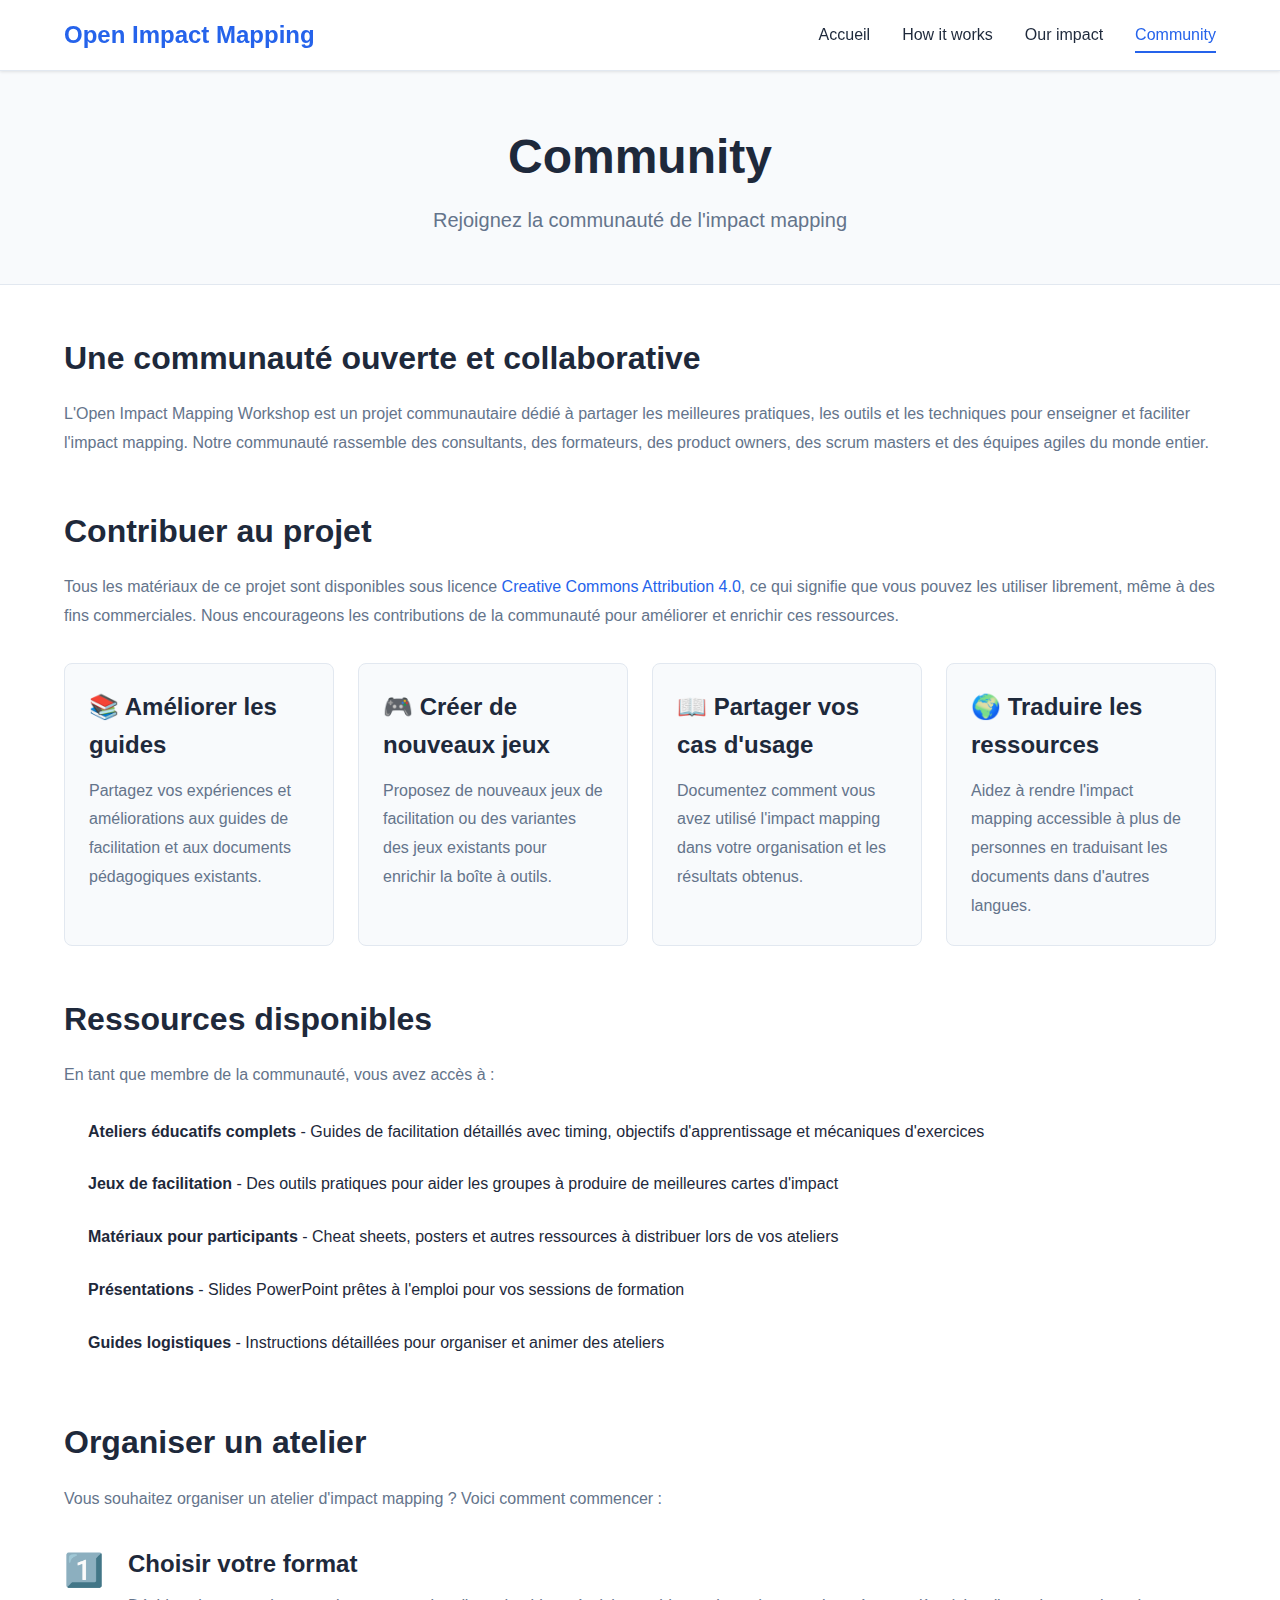
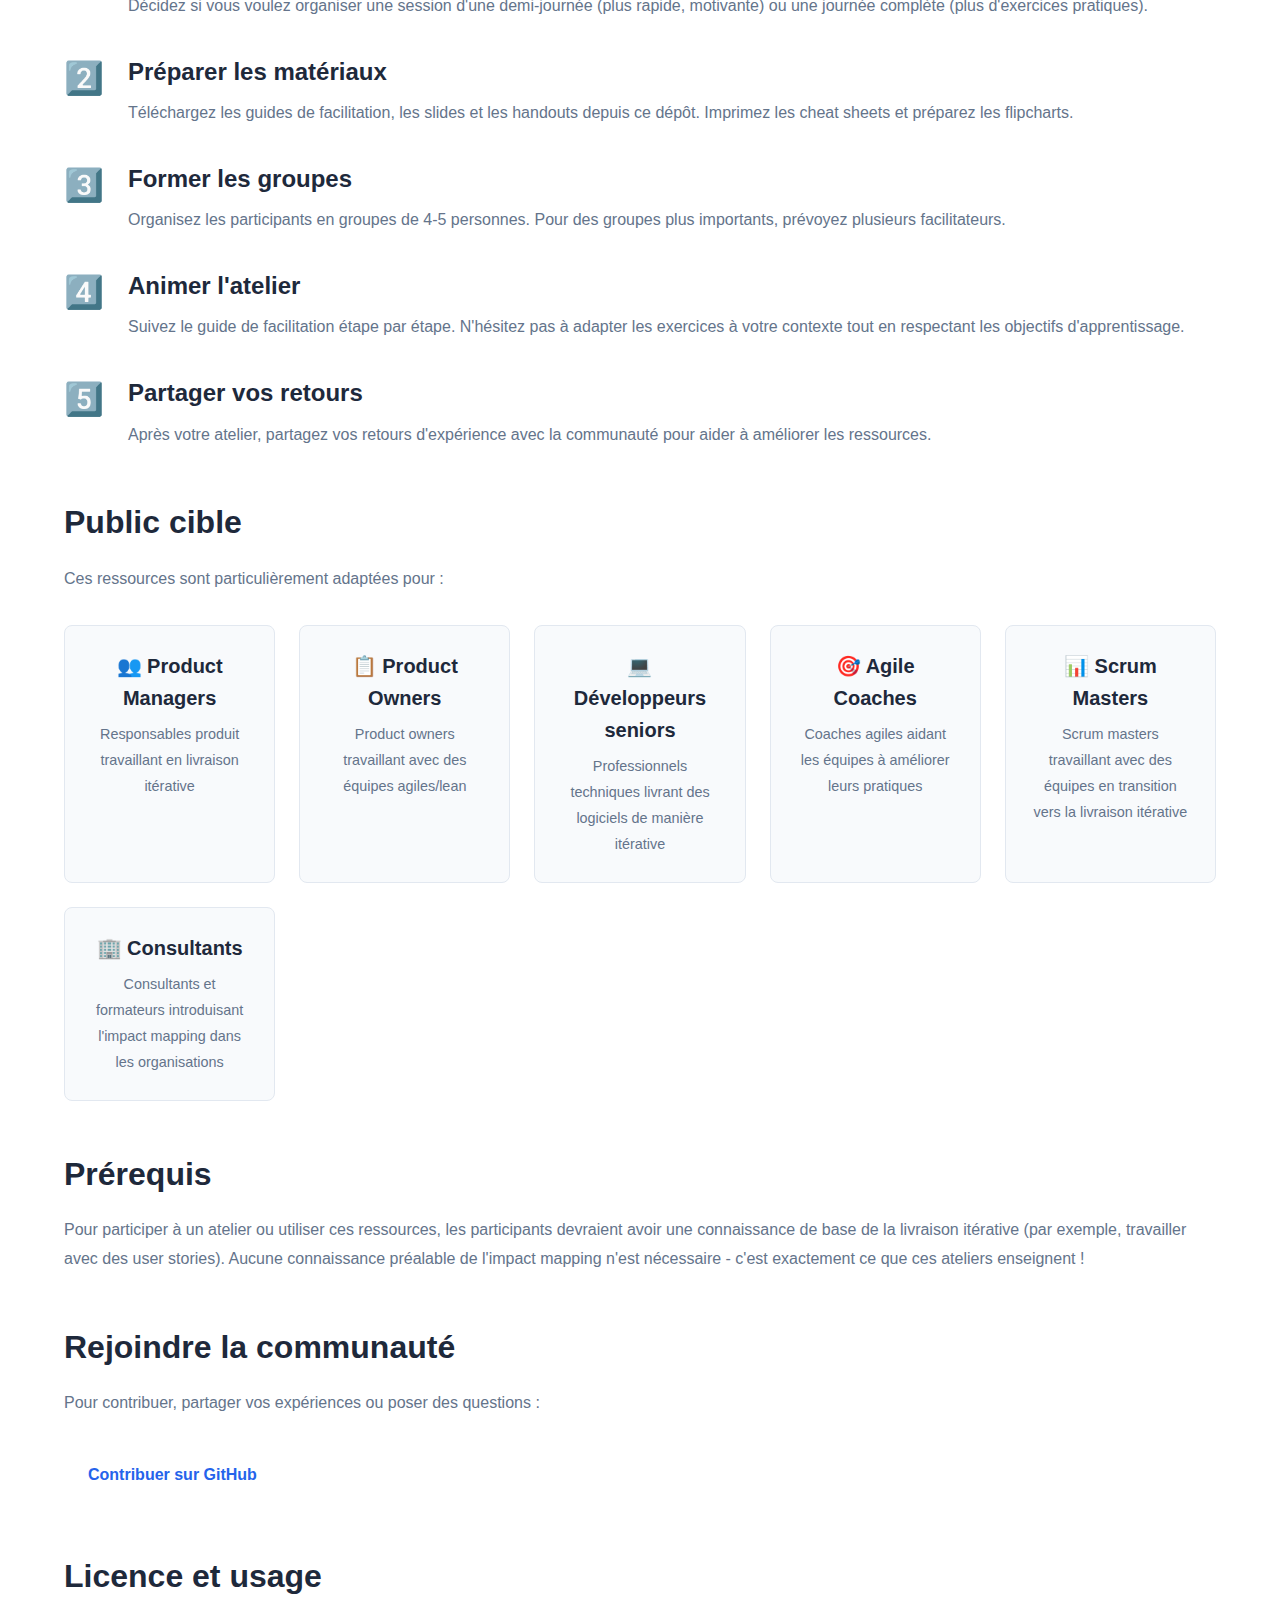
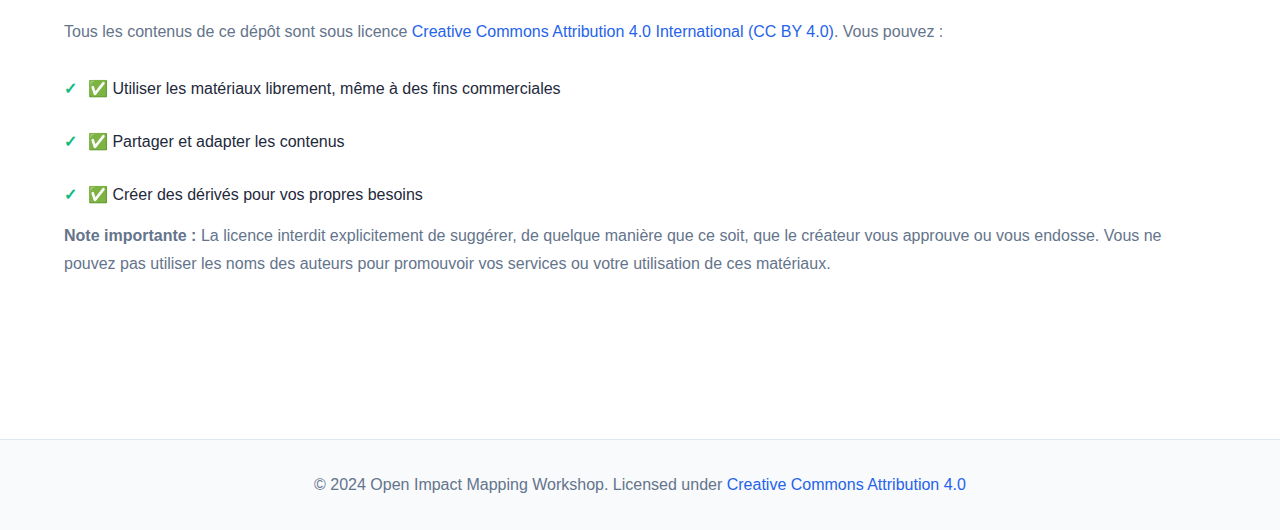
<file: web/community.html>
<!DOCTYPE html>
<html lang="fr">
<head>
    <meta charset="UTF-8">
    <meta name="viewport" content="width=device-width, initial-scale=1.0">
    <title>Community - Open Impact Mapping Workshop</title>
    <link rel="stylesheet" href="styles.css">
</head>
<body>
    <header>
        <nav class="navbar">
            <div class="container">
                <div class="logo">
                    <h1>Open Impact Mapping</h1>
                </div>
                <ul class="nav-menu">
                    <li><a href="index.html">Accueil</a></li>
                    <li><a href="how-it-works.html">How it works</a></li>
                    <li><a href="our-impact.html">Our impact</a></li>
                    <li><a href="community.html" class="active">Community</a></li>
                </ul>
            </div>
        </nav>
    </header>

    <main>
        <section class="page-header">
            <div class="container">
                <h1>Community</h1>
                <p class="subtitle">Rejoignez la communauté de l'impact mapping</p>
            </div>
        </section>

        <section class="content-section">
            <div class="container">
                <div class="content-block">
                    <h2>Une communauté ouverte et collaborative</h2>
                    <p>L'Open Impact Mapping Workshop est un projet communautaire dédié à partager les meilleures pratiques, les outils et les techniques pour enseigner et faciliter l'impact mapping. Notre communauté rassemble des consultants, des formateurs, des product owners, des scrum masters et des équipes agiles du monde entier.</p>
                </div>

                <div class="content-block">
                    <h2>Contribuer au projet</h2>
                    <p>Tous les matériaux de ce projet sont disponibles sous licence <a href="../LICENSE" class="link">Creative Commons Attribution 4.0</a>, ce qui signifie que vous pouvez les utiliser librement, même à des fins commerciales. Nous encourageons les contributions de la communauté pour améliorer et enrichir ces ressources.</p>
                    
                    <div class="contribution-ways">
                        <div class="contribution-card">
                            <h3>📚 Améliorer les guides</h3>
                            <p>Partagez vos expériences et améliorations aux guides de facilitation et aux documents pédagogiques existants.</p>
                        </div>
                        <div class="contribution-card">
                            <h3>🎮 Créer de nouveaux jeux</h3>
                            <p>Proposez de nouveaux jeux de facilitation ou des variantes des jeux existants pour enrichir la boîte à outils.</p>
                        </div>
                        <div class="contribution-card">
                            <h3>📖 Partager vos cas d'usage</h3>
                            <p>Documentez comment vous avez utilisé l'impact mapping dans votre organisation et les résultats obtenus.</p>
                        </div>
                        <div class="contribution-card">
                            <h3>🌍 Traduire les ressources</h3>
                            <p>Aidez à rendre l'impact mapping accessible à plus de personnes en traduisant les documents dans d'autres langues.</p>
                        </div>
                    </div>
                </div>

                <div class="content-block">
                    <h2>Ressources disponibles</h2>
                    <p>En tant que membre de la communauté, vous avez accès à :</p>
                    <ul class="resource-list">
                        <li><strong>Ateliers éducatifs complets</strong> - Guides de facilitation détaillés avec timing, objectifs d'apprentissage et mécaniques d'exercices</li>
                        <li><strong>Jeux de facilitation</strong> - Des outils pratiques pour aider les groupes à produire de meilleures cartes d'impact</li>
                        <li><strong>Matériaux pour participants</strong> - Cheat sheets, posters et autres ressources à distribuer lors de vos ateliers</li>
                        <li><strong>Présentations</strong> - Slides PowerPoint prêtes à l'emploi pour vos sessions de formation</li>
                        <li><strong>Guides logistiques</strong> - Instructions détaillées pour organiser et animer des ateliers</li>
                    </ul>
                </div>

                <div class="content-block">
                    <h2>Organiser un atelier</h2>
                    <p>Vous souhaitez organiser un atelier d'impact mapping ? Voici comment commencer :</p>
                    <div class="workshop-steps">
                        <div class="workshop-step">
                            <div class="step-icon">1️⃣</div>
                            <div class="step-content">
                                <h3>Choisir votre format</h3>
                                <p>Décidez si vous voulez organiser une session d'une demi-journée (plus rapide, motivante) ou une journée complète (plus d'exercices pratiques).</p>
                            </div>
                        </div>
                        <div class="workshop-step">
                            <div class="step-icon">2️⃣</div>
                            <div class="step-content">
                                <h3>Préparer les matériaux</h3>
                                <p>Téléchargez les guides de facilitation, les slides et les handouts depuis ce dépôt. Imprimez les cheat sheets et préparez les flipcharts.</p>
                            </div>
                        </div>
                        <div class="workshop-step">
                            <div class="step-icon">3️⃣</div>
                            <div class="step-content">
                                <h3>Former les groupes</h3>
                                <p>Organisez les participants en groupes de 4-5 personnes. Pour des groupes plus importants, prévoyez plusieurs facilitateurs.</p>
                            </div>
                        </div>
                        <div class="workshop-step">
                            <div class="step-icon">4️⃣</div>
                            <div class="step-content">
                                <h3>Animer l'atelier</h3>
                                <p>Suivez le guide de facilitation étape par étape. N'hésitez pas à adapter les exercices à votre contexte tout en respectant les objectifs d'apprentissage.</p>
                            </div>
                        </div>
                        <div class="workshop-step">
                            <div class="step-icon">5️⃣</div>
                            <div class="step-content">
                                <h3>Partager vos retours</h3>
                                <p>Après votre atelier, partagez vos retours d'expérience avec la communauté pour aider à améliorer les ressources.</p>
                            </div>
                        </div>
                    </div>
                </div>

                <div class="content-block">
                    <h2>Public cible</h2>
                    <p>Ces ressources sont particulièrement adaptées pour :</p>
                    <div class="audience-grid">
                        <div class="audience-card">
                            <h3>👥 Product Managers</h3>
                            <p>Responsables produit travaillant en livraison itérative</p>
                        </div>
                        <div class="audience-card">
                            <h3>📋 Product Owners</h3>
                            <p>Product owners travaillant avec des équipes agiles/lean</p>
                        </div>
                        <div class="audience-card">
                            <h3>💻 Développeurs seniors</h3>
                            <p>Professionnels techniques livrant des logiciels de manière itérative</p>
                        </div>
                        <div class="audience-card">
                            <h3>🎯 Agile Coaches</h3>
                            <p>Coaches agiles aidant les équipes à améliorer leurs pratiques</p>
                        </div>
                        <div class="audience-card">
                            <h3>📊 Scrum Masters</h3>
                            <p>Scrum masters travaillant avec des équipes en transition vers la livraison itérative</p>
                        </div>
                        <div class="audience-card">
                            <h3>🏢 Consultants</h3>
                            <p>Consultants et formateurs introduisant l'impact mapping dans les organisations</p>
                        </div>
                    </div>
                </div>

                <div class="content-block">
                    <h2>Prérequis</h2>
                    <p>Pour participer à un atelier ou utiliser ces ressources, les participants devraient avoir une connaissance de base de la livraison itérative (par exemple, travailler avec des user stories). Aucune connaissance préalable de l'impact mapping n'est nécessaire - c'est exactement ce que ces ateliers enseignent !</p>
                </div>

                <div class="content-block">
                    <h2>Rejoindre la communauté</h2>
                    <p>Pour contribuer, partager vos expériences ou poser des questions :</p>
                    <div class="cta-section">
                        <a href="https://github.com" class="btn btn-primary">Contribuer sur GitHub</a>
                        <a href="how-it-works.html" class="btn btn-secondary">Découvrir les ressources</a>
                    </div>
                </div>

                <div class="content-block">
                    <h2>Licence et usage</h2>
                    <p>Tous les contenus de ce dépôt sont sous licence <a href="../LICENSE" class="link">Creative Commons Attribution 4.0 International (CC BY 4.0)</a>. Vous pouvez :</p>
                    <ul class="license-list">
                        <li>✅ Utiliser les matériaux librement, même à des fins commerciales</li>
                        <li>✅ Partager et adapter les contenus</li>
                        <li>✅ Créer des dérivés pour vos propres besoins</li>
                    </ul>
                    <p><strong>Note importante :</strong> La licence interdit explicitement de suggérer, de quelque manière que ce soit, que le créateur vous approuve ou vous endosse. Vous ne pouvez pas utiliser les noms des auteurs pour promouvoir vos services ou votre utilisation de ces matériaux.</p>
                </div>
            </div>
        </section>
    </main>

    <footer>
        <div class="container">
            <p>&copy; 2024 Open Impact Mapping Workshop. Licensed under <a href="../LICENSE" class="link">Creative Commons Attribution 4.0</a></p>
        </div>
    </footer>
</body>
</html>
</file>
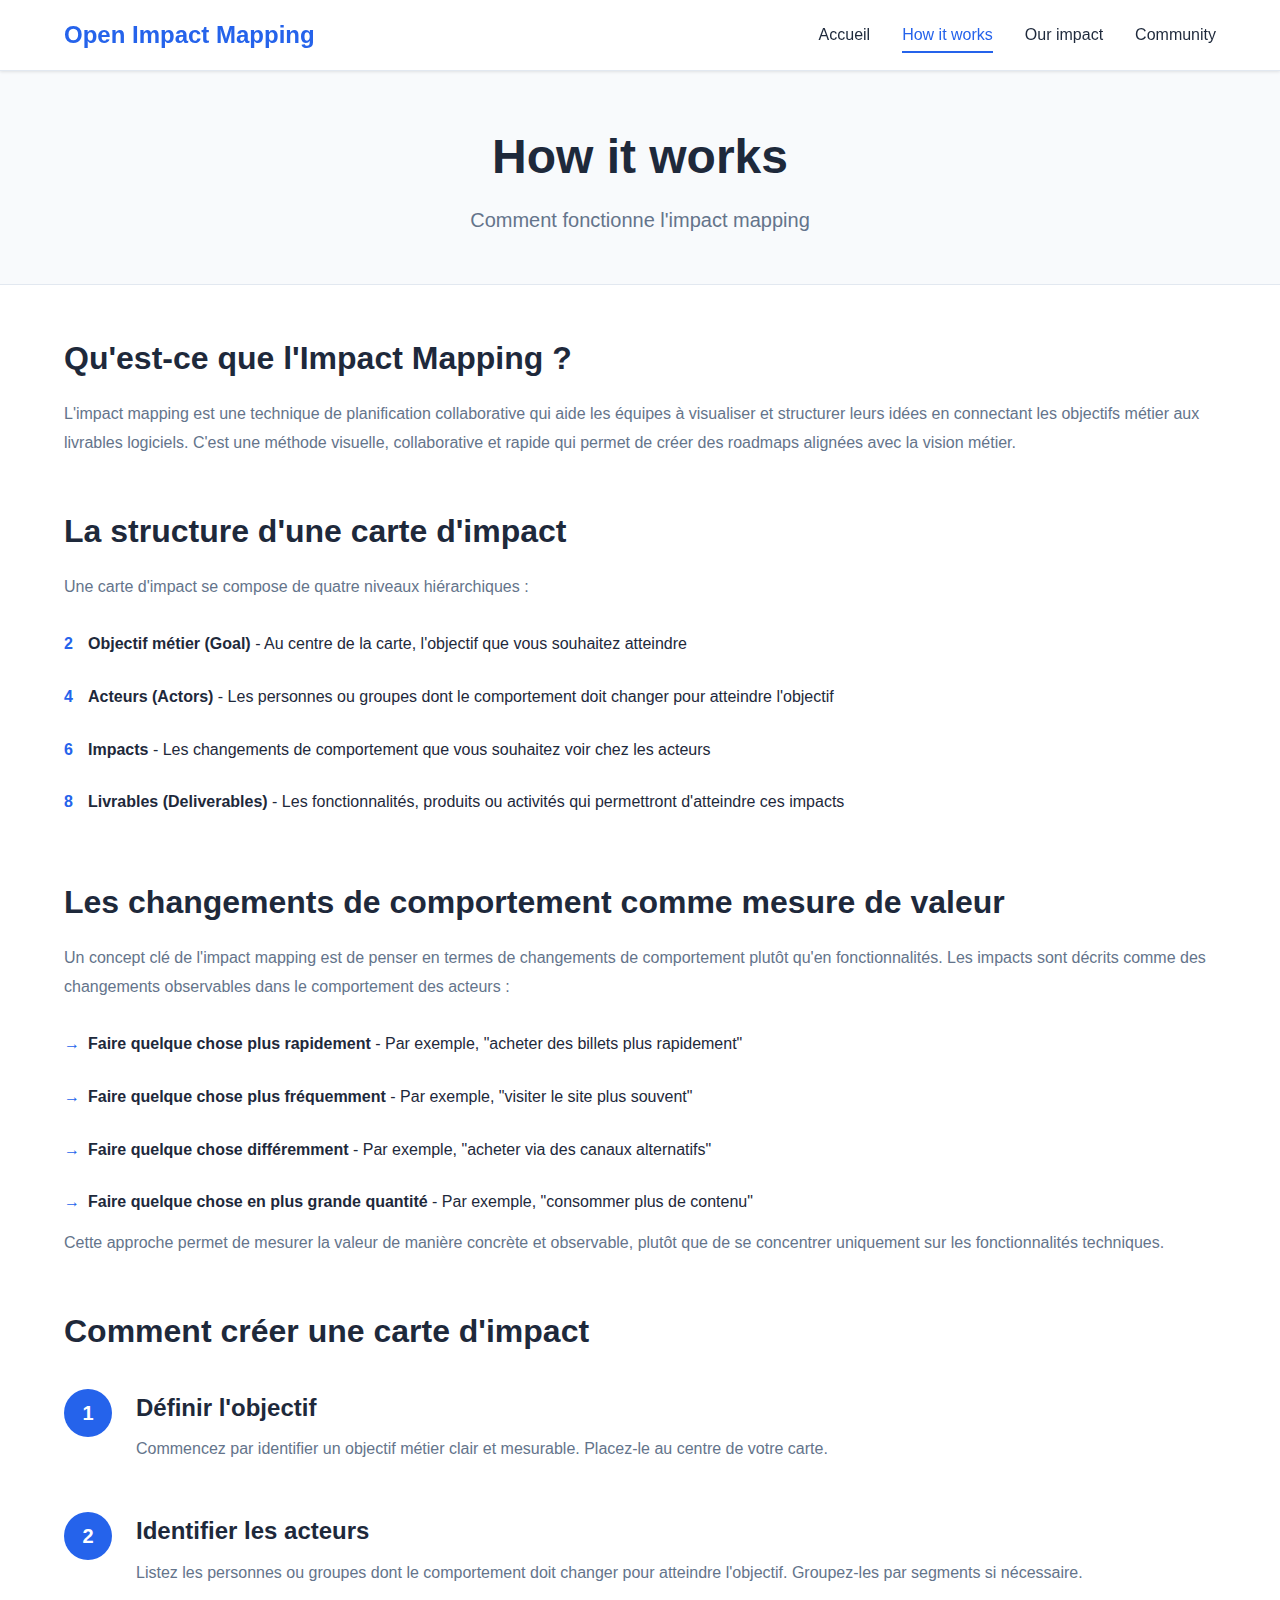
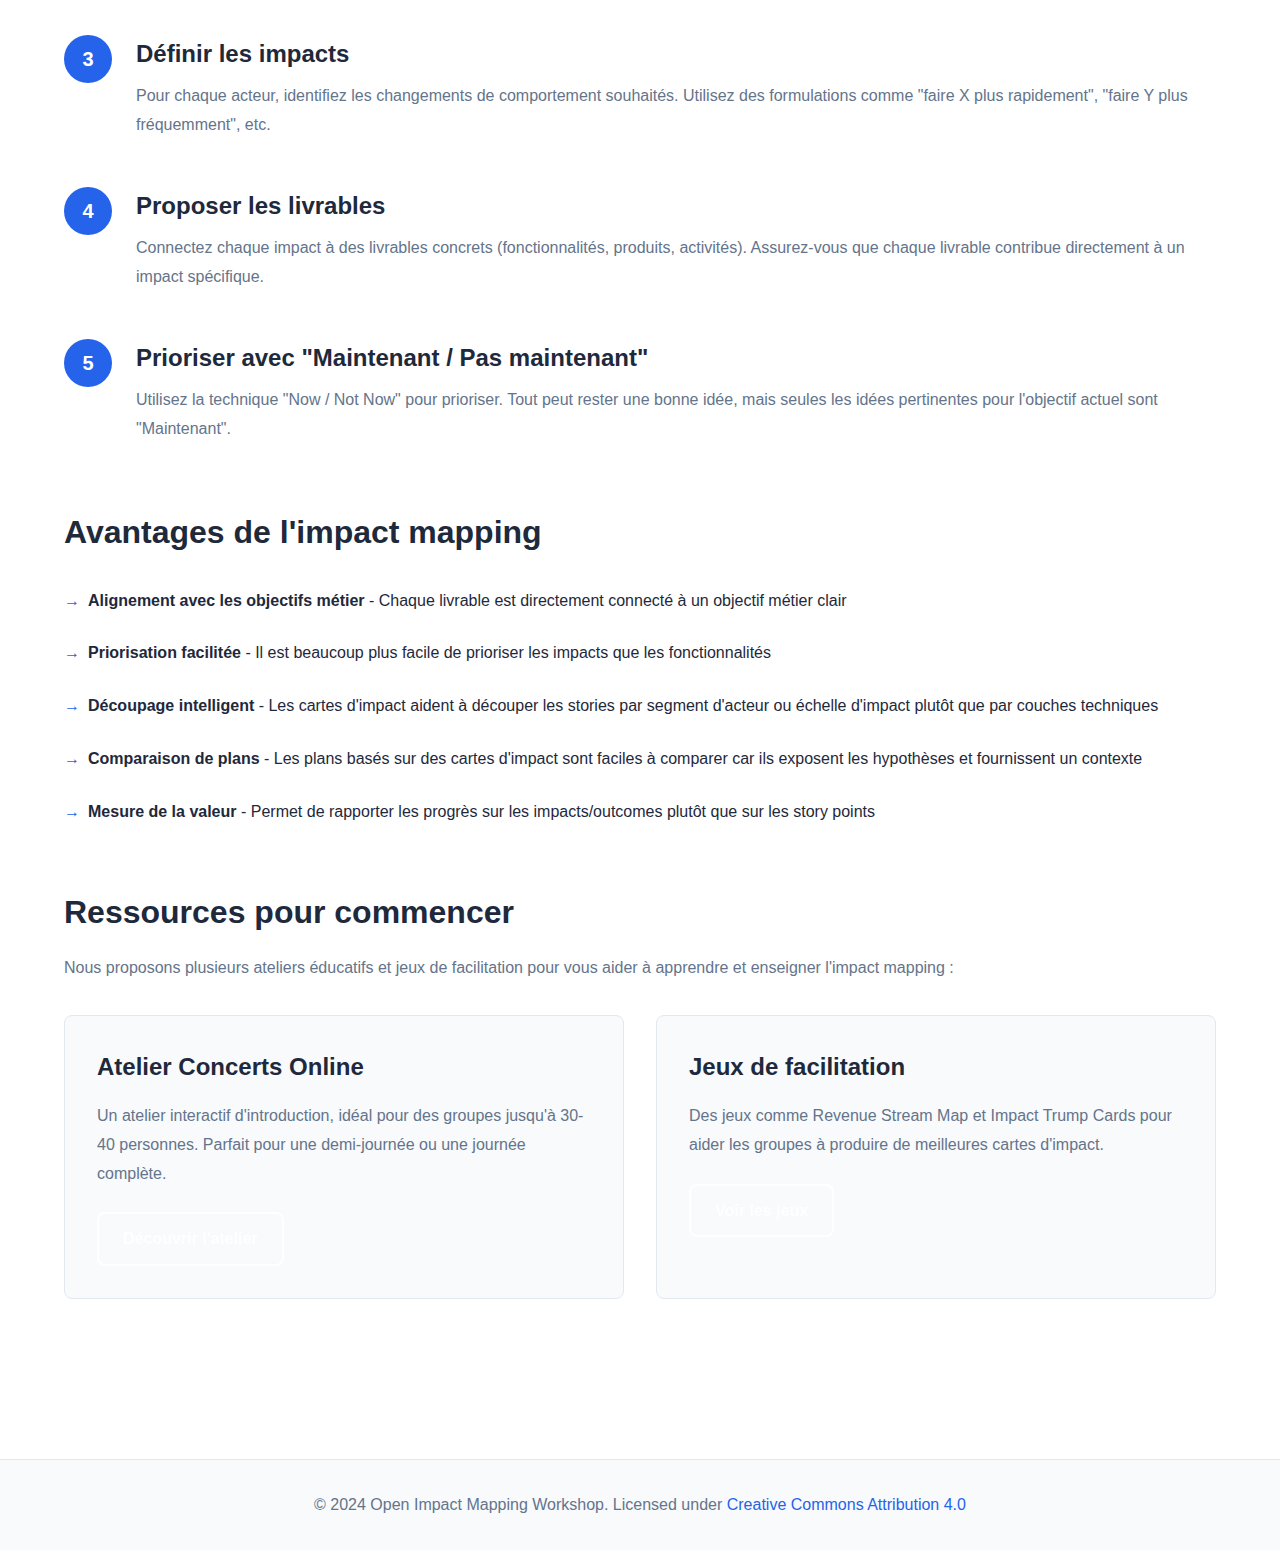
<file: web/how-it-works.html>
<!DOCTYPE html>
<html lang="fr">
<head>
    <meta charset="UTF-8">
    <meta name="viewport" content="width=device-width, initial-scale=1.0">
    <title>How it works - Open Impact Mapping Workshop</title>
    <link rel="stylesheet" href="styles.css">
</head>
<body>
    <header>
        <nav class="navbar">
            <div class="container">
                <div class="logo">
                    <h1>Open Impact Mapping</h1>
                </div>
                <ul class="nav-menu">
                    <li><a href="index.html">Accueil</a></li>
                    <li><a href="how-it-works.html" class="active">How it works</a></li>
                    <li><a href="our-impact.html">Our impact</a></li>
                    <li><a href="community.html">Community</a></li>
                </ul>
            </div>
        </nav>
    </header>

    <main>
        <section class="page-header">
            <div class="container">
                <h1>How it works</h1>
                <p class="subtitle">Comment fonctionne l'impact mapping</p>
            </div>
        </section>

        <section class="content-section">
            <div class="container">
                <div class="content-block">
                    <h2>Qu'est-ce que l'Impact Mapping ?</h2>
                    <p>L'impact mapping est une technique de planification collaborative qui aide les équipes à visualiser et structurer leurs idées en connectant les objectifs métier aux livrables logiciels. C'est une méthode visuelle, collaborative et rapide qui permet de créer des roadmaps alignées avec la vision métier.</p>
                </div>

                <div class="content-block">
                    <h2>La structure d'une carte d'impact</h2>
                    <p>Une carte d'impact se compose de quatre niveaux hiérarchiques :</p>
                    <ol class="structured-list">
                        <li>
                            <strong>Objectif métier (Goal)</strong> - Au centre de la carte, l'objectif que vous souhaitez atteindre
                        </li>
                        <li>
                            <strong>Acteurs (Actors)</strong> - Les personnes ou groupes dont le comportement doit changer pour atteindre l'objectif
                        </li>
                        <li>
                            <strong>Impacts</strong> - Les changements de comportement que vous souhaitez voir chez les acteurs
                        </li>
                        <li>
                            <strong>Livrables (Deliverables)</strong> - Les fonctionnalités, produits ou activités qui permettront d'atteindre ces impacts
                        </li>
                    </ol>
                </div>

                <div class="content-block">
                    <h2>Les changements de comportement comme mesure de valeur</h2>
                    <p>Un concept clé de l'impact mapping est de penser en termes de changements de comportement plutôt qu'en fonctionnalités. Les impacts sont décrits comme des changements observables dans le comportement des acteurs :</p>
                    <ul class="feature-list">
                        <li><strong>Faire quelque chose plus rapidement</strong> - Par exemple, "acheter des billets plus rapidement"</li>
                        <li><strong>Faire quelque chose plus fréquemment</strong> - Par exemple, "visiter le site plus souvent"</li>
                        <li><strong>Faire quelque chose différemment</strong> - Par exemple, "acheter via des canaux alternatifs"</li>
                        <li><strong>Faire quelque chose en plus grande quantité</strong> - Par exemple, "consommer plus de contenu"</li>
                    </ul>
                    <p>Cette approche permet de mesurer la valeur de manière concrète et observable, plutôt que de se concentrer uniquement sur les fonctionnalités techniques.</p>
                </div>

                <div class="content-block">
                    <h2>Comment créer une carte d'impact</h2>
                    <div class="steps">
                        <div class="step">
                            <div class="step-number">1</div>
                            <div class="step-content">
                                <h3>Définir l'objectif</h3>
                                <p>Commencez par identifier un objectif métier clair et mesurable. Placez-le au centre de votre carte.</p>
                            </div>
                        </div>
                        <div class="step">
                            <div class="step-number">2</div>
                            <div class="step-content">
                                <h3>Identifier les acteurs</h3>
                                <p>Listez les personnes ou groupes dont le comportement doit changer pour atteindre l'objectif. Groupez-les par segments si nécessaire.</p>
                            </div>
                        </div>
                        <div class="step">
                            <div class="step-number">3</div>
                            <div class="step-content">
                                <h3>Définir les impacts</h3>
                                <p>Pour chaque acteur, identifiez les changements de comportement souhaités. Utilisez des formulations comme "faire X plus rapidement", "faire Y plus fréquemment", etc.</p>
                            </div>
                        </div>
                        <div class="step">
                            <div class="step-number">4</div>
                            <div class="step-content">
                                <h3>Proposer les livrables</h3>
                                <p>Connectez chaque impact à des livrables concrets (fonctionnalités, produits, activités). Assurez-vous que chaque livrable contribue directement à un impact spécifique.</p>
                            </div>
                        </div>
                        <div class="step">
                            <div class="step-number">5</div>
                            <div class="step-content">
                                <h3>Prioriser avec "Maintenant / Pas maintenant"</h3>
                                <p>Utilisez la technique "Now / Not Now" pour prioriser. Tout peut rester une bonne idée, mais seules les idées pertinentes pour l'objectif actuel sont "Maintenant".</p>
                            </div>
                        </div>
                    </div>
                </div>

                <div class="content-block">
                    <h2>Avantages de l'impact mapping</h2>
                    <ul class="feature-list">
                        <li><strong>Alignement avec les objectifs métier</strong> - Chaque livrable est directement connecté à un objectif métier clair</li>
                        <li><strong>Priorisation facilitée</strong> - Il est beaucoup plus facile de prioriser les impacts que les fonctionnalités</li>
                        <li><strong>Découpage intelligent</strong> - Les cartes d'impact aident à découper les stories par segment d'acteur ou échelle d'impact plutôt que par couches techniques</li>
                        <li><strong>Comparaison de plans</strong> - Les plans basés sur des cartes d'impact sont faciles à comparer car ils exposent les hypothèses et fournissent un contexte</li>
                        <li><strong>Mesure de la valeur</strong> - Permet de rapporter les progrès sur les impacts/outcomes plutôt que sur les story points</li>
                    </ul>
                </div>

                <div class="content-block">
                    <h2>Ressources pour commencer</h2>
                    <p>Nous proposons plusieurs ateliers éducatifs et jeux de facilitation pour vous aider à apprendre et enseigner l'impact mapping :</p>
                    <div class="resource-grid">
                        <div class="resource-card">
                            <h3>Atelier Concerts Online</h3>
                            <p>Un atelier interactif d'introduction, idéal pour des groupes jusqu'à 30-40 personnes. Parfait pour une demi-journée ou une journée complète.</p>
                            <a href="../educational-workshops/concerts-online/README.md" class="btn btn-secondary">Découvrir l'atelier</a>
                        </div>
                        <div class="resource-card">
                            <h3>Jeux de facilitation</h3>
                            <p>Des jeux comme Revenue Stream Map et Impact Trump Cards pour aider les groupes à produire de meilleures cartes d'impact.</p>
                            <a href="../facilitation-games/" class="btn btn-secondary">Voir les jeux</a>
                        </div>
                    </div>
                </div>
            </div>
        </section>
    </main>

    <footer>
        <div class="container">
            <p>&copy; 2024 Open Impact Mapping Workshop. Licensed under <a href="../LICENSE" class="link">Creative Commons Attribution 4.0</a></p>
        </div>
    </footer>
</body>
</html>
</file>
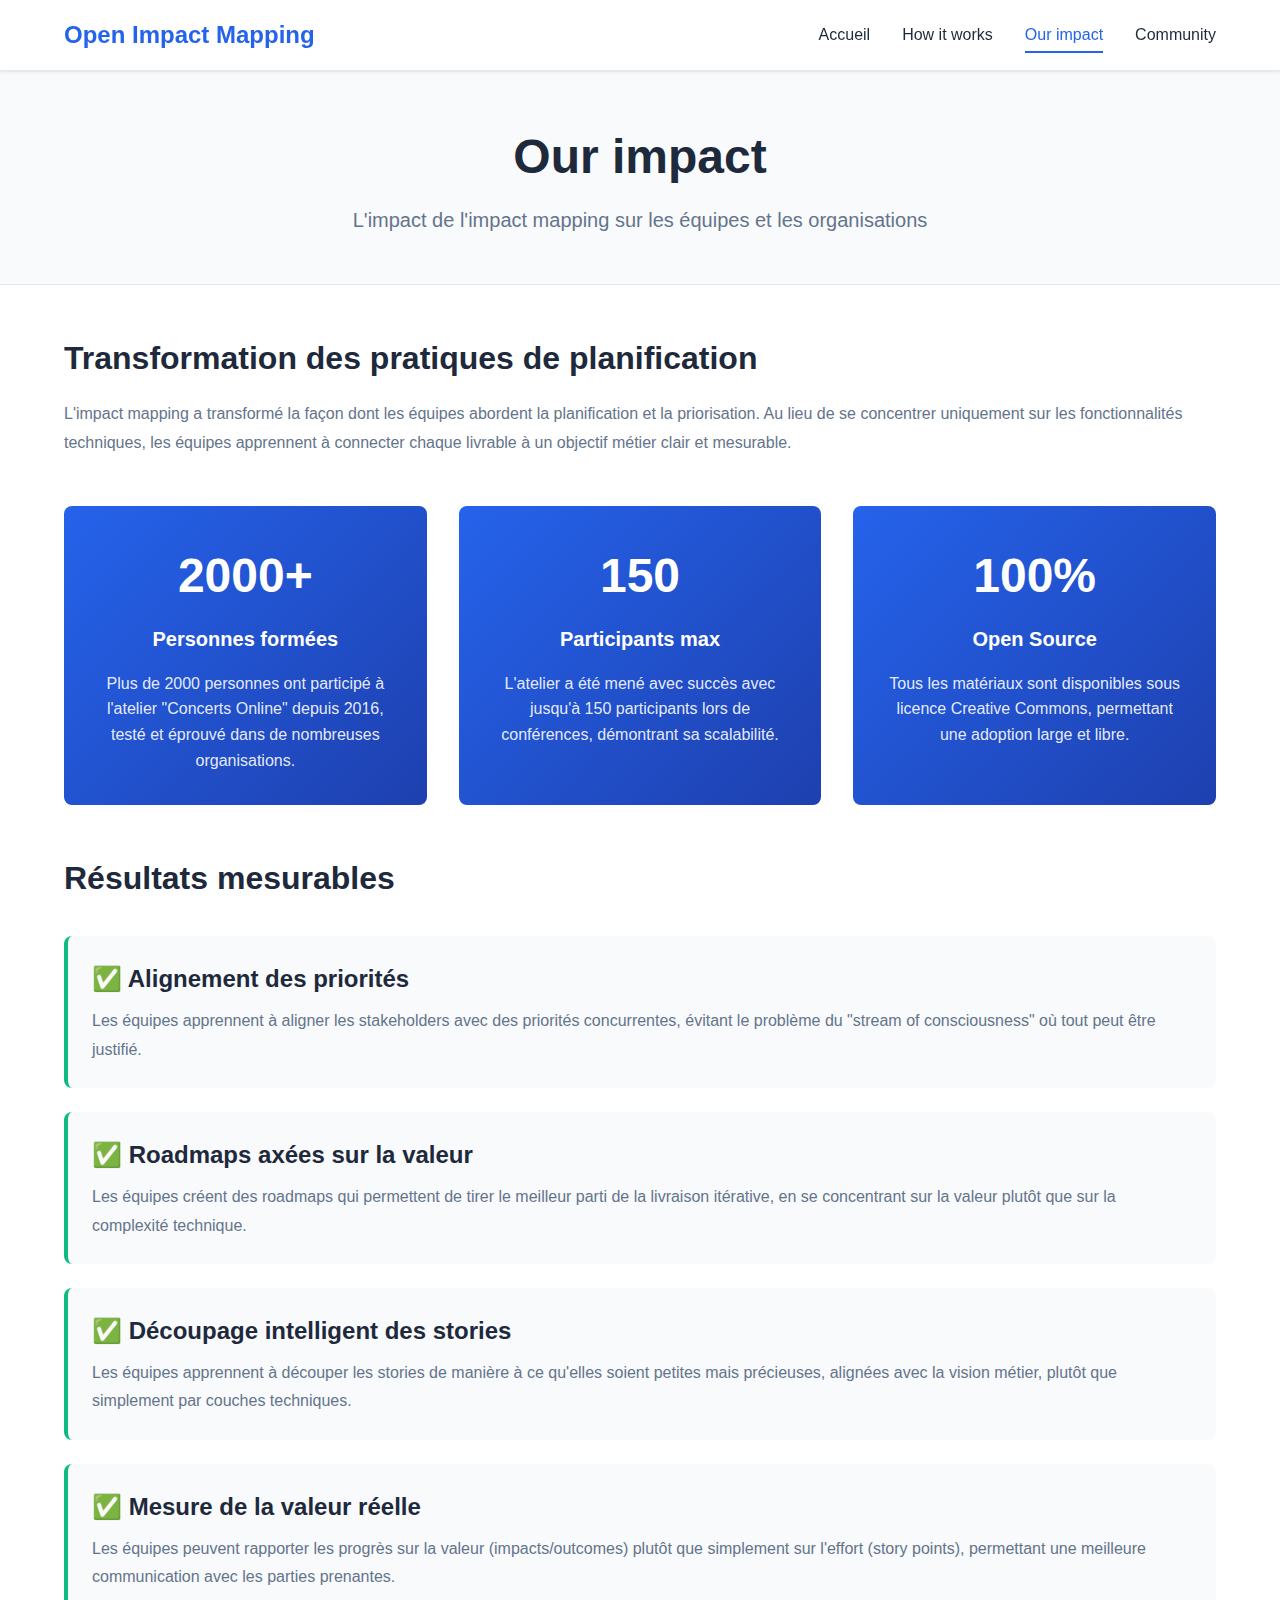
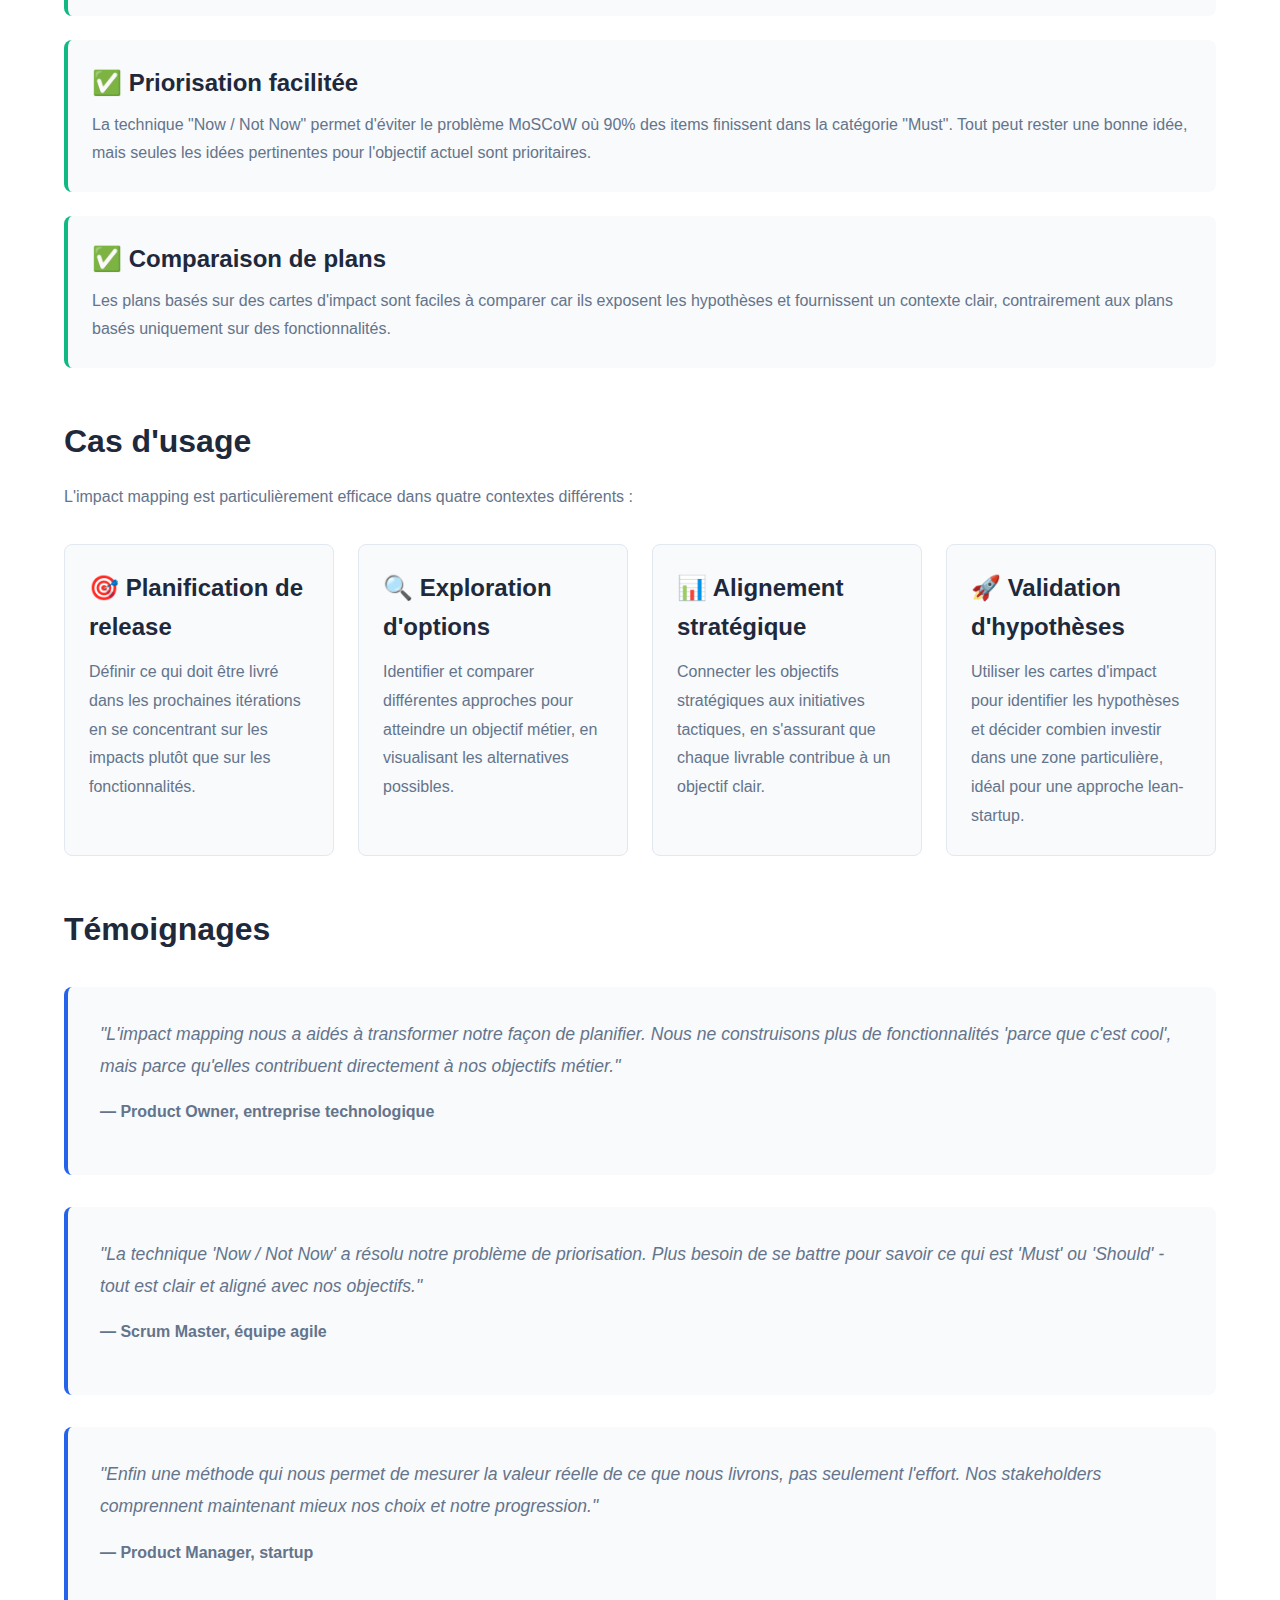
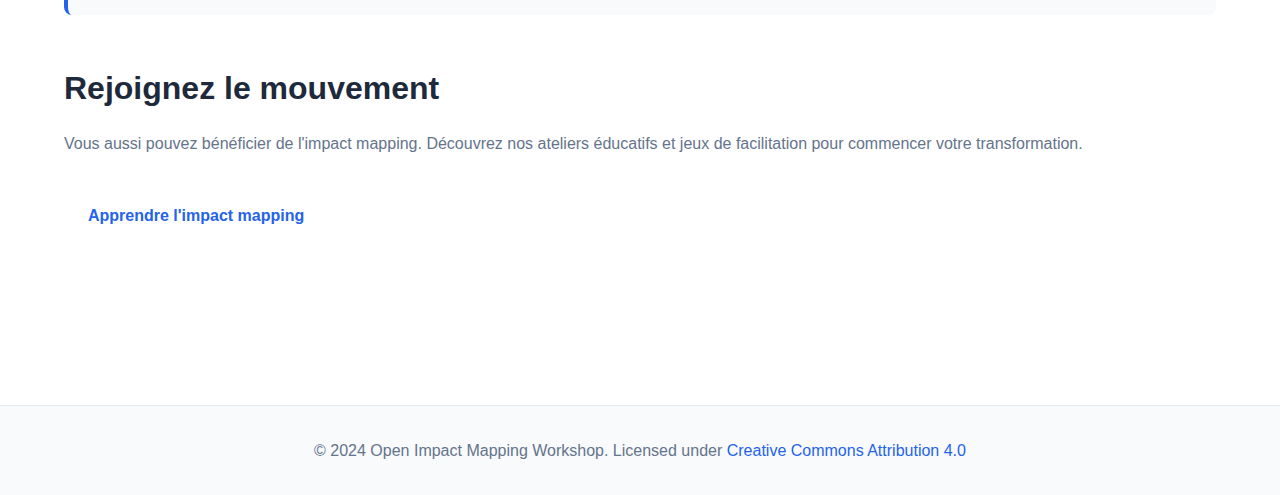
<file: web/our-impact.html>
<!DOCTYPE html>
<html lang="fr">
<head>
    <meta charset="UTF-8">
    <meta name="viewport" content="width=device-width, initial-scale=1.0">
    <title>Our impact - Open Impact Mapping Workshop</title>
    <link rel="stylesheet" href="styles.css">
</head>
<body>
    <header>
        <nav class="navbar">
            <div class="container">
                <div class="logo">
                    <h1>Open Impact Mapping</h1>
                </div>
                <ul class="nav-menu">
                    <li><a href="index.html">Accueil</a></li>
                    <li><a href="how-it-works.html">How it works</a></li>
                    <li><a href="our-impact.html" class="active">Our impact</a></li>
                    <li><a href="community.html">Community</a></li>
                </ul>
            </div>
        </nav>
    </header>

    <main>
        <section class="page-header">
            <div class="container">
                <h1>Our impact</h1>
                <p class="subtitle">L'impact de l'impact mapping sur les équipes et les organisations</p>
            </div>
        </section>

        <section class="content-section">
            <div class="container">
                <div class="content-block">
                    <h2>Transformation des pratiques de planification</h2>
                    <p>L'impact mapping a transformé la façon dont les équipes abordent la planification et la priorisation. Au lieu de se concentrer uniquement sur les fonctionnalités techniques, les équipes apprennent à connecter chaque livrable à un objectif métier clair et mesurable.</p>
                </div>

                <div class="stats-grid">
                    <div class="stat-card">
                        <div class="stat-number">2000+</div>
                        <div class="stat-label">Personnes formées</div>
                        <p>Plus de 2000 personnes ont participé à l'atelier "Concerts Online" depuis 2016, testé et éprouvé dans de nombreuses organisations.</p>
                    </div>
                    <div class="stat-card">
                        <div class="stat-number">150</div>
                        <div class="stat-label">Participants max</div>
                        <p>L'atelier a été mené avec succès avec jusqu'à 150 participants lors de conférences, démontrant sa scalabilité.</p>
                    </div>
                    <div class="stat-card">
                        <div class="stat-number">100%</div>
                        <div class="stat-label">Open Source</div>
                        <p>Tous les matériaux sont disponibles sous licence Creative Commons, permettant une adoption large et libre.</p>
                    </div>
                </div>

                <div class="content-block">
                    <h2>Résultats mesurables</h2>
                    <div class="results-list">
                        <div class="result-item">
                            <h3>✅ Alignement des priorités</h3>
                            <p>Les équipes apprennent à aligner les stakeholders avec des priorités concurrentes, évitant le problème du "stream of consciousness" où tout peut être justifié.</p>
                        </div>
                        <div class="result-item">
                            <h3>✅ Roadmaps axées sur la valeur</h3>
                            <p>Les équipes créent des roadmaps qui permettent de tirer le meilleur parti de la livraison itérative, en se concentrant sur la valeur plutôt que sur la complexité technique.</p>
                        </div>
                        <div class="result-item">
                            <h3>✅ Découpage intelligent des stories</h3>
                            <p>Les équipes apprennent à découper les stories de manière à ce qu'elles soient petites mais précieuses, alignées avec la vision métier, plutôt que simplement par couches techniques.</p>
                        </div>
                        <div class="result-item">
                            <h3>✅ Mesure de la valeur réelle</h3>
                            <p>Les équipes peuvent rapporter les progrès sur la valeur (impacts/outcomes) plutôt que simplement sur l'effort (story points), permettant une meilleure communication avec les parties prenantes.</p>
                        </div>
                        <div class="result-item">
                            <h3>✅ Priorisation facilitée</h3>
                            <p>La technique "Now / Not Now" permet d'éviter le problème MoSCoW où 90% des items finissent dans la catégorie "Must". Tout peut rester une bonne idée, mais seules les idées pertinentes pour l'objectif actuel sont prioritaires.</p>
                        </div>
                        <div class="result-item">
                            <h3>✅ Comparaison de plans</h3>
                            <p>Les plans basés sur des cartes d'impact sont faciles à comparer car ils exposent les hypothèses et fournissent un contexte clair, contrairement aux plans basés uniquement sur des fonctionnalités.</p>
                        </div>
                    </div>
                </div>

                <div class="content-block">
                    <h2>Cas d'usage</h2>
                    <p>L'impact mapping est particulièrement efficace dans quatre contextes différents :</p>
                    <div class="use-cases">
                        <div class="use-case-card">
                            <h3>🎯 Planification de release</h3>
                            <p>Définir ce qui doit être livré dans les prochaines itérations en se concentrant sur les impacts plutôt que sur les fonctionnalités.</p>
                        </div>
                        <div class="use-case-card">
                            <h3>🔍 Exploration d'options</h3>
                            <p>Identifier et comparer différentes approches pour atteindre un objectif métier, en visualisant les alternatives possibles.</p>
                        </div>
                        <div class="use-case-card">
                            <h3>📊 Alignement stratégique</h3>
                            <p>Connecter les objectifs stratégiques aux initiatives tactiques, en s'assurant que chaque livrable contribue à un objectif clair.</p>
                        </div>
                        <div class="use-case-card">
                            <h3>🚀 Validation d'hypothèses</h3>
                            <p>Utiliser les cartes d'impact pour identifier les hypothèses et décider combien investir dans une zone particulière, idéal pour une approche lean-startup.</p>
                        </div>
                    </div>
                </div>

                <div class="content-block">
                    <h2>Témoignages</h2>
                    <div class="testimonials">
                        <div class="testimonial">
                            <p class="testimonial-text">"L'impact mapping nous a aidés à transformer notre façon de planifier. Nous ne construisons plus de fonctionnalités 'parce que c'est cool', mais parce qu'elles contribuent directement à nos objectifs métier."</p>
                            <p class="testimonial-author">— Product Owner, entreprise technologique</p>
                        </div>
                        <div class="testimonial">
                            <p class="testimonial-text">"La technique 'Now / Not Now' a résolu notre problème de priorisation. Plus besoin de se battre pour savoir ce qui est 'Must' ou 'Should' - tout est clair et aligné avec nos objectifs."</p>
                            <p class="testimonial-author">— Scrum Master, équipe agile</p>
                        </div>
                        <div class="testimonial">
                            <p class="testimonial-text">"Enfin une méthode qui nous permet de mesurer la valeur réelle de ce que nous livrons, pas seulement l'effort. Nos stakeholders comprennent maintenant mieux nos choix et notre progression."</p>
                            <p class="testimonial-author">— Product Manager, startup</p>
                        </div>
                    </div>
                </div>

                <div class="content-block">
                    <h2>Rejoignez le mouvement</h2>
                    <p>Vous aussi pouvez bénéficier de l'impact mapping. Découvrez nos ateliers éducatifs et jeux de facilitation pour commencer votre transformation.</p>
                    <div class="cta-section">
                        <a href="how-it-works.html" class="btn btn-primary">Apprendre l'impact mapping</a>
                        <a href="community.html" class="btn btn-secondary">Rejoindre la communauté</a>
                    </div>
                </div>
            </div>
        </section>
    </main>

    <footer>
        <div class="container">
            <p>&copy; 2024 Open Impact Mapping Workshop. Licensed under <a href="../LICENSE" class="link">Creative Commons Attribution 4.0</a></p>
        </div>
    </footer>
</body>
</html>
</file>
<file: web/styles.css>
/* Reset and base styles */
* {
    margin: 0;
    padding: 0;
    box-sizing: border-box;
}

:root {
    --primary-color: #2563eb;
    --primary-dark: #1e40af;
    --secondary-color: #64748b;
    --text-color: #1e293b;
    --text-light: #64748b;
    --bg-color: #ffffff;
    --bg-light: #f8fafc;
    --border-color: #e2e8f0;
    --success-color: #10b981;
    --spacing-unit: 1rem;
}

body {
    font-family: -apple-system, BlinkMacSystemFont, 'Segoe UI', Roboto, 'Helvetica Neue', Arial, sans-serif;
    line-height: 1.6;
    color: var(--text-color);
    background-color: var(--bg-color);
}

.container {
    max-width: 1200px;
    margin: 0 auto;
    padding: 0 1.5rem;
}

/* Header and Navigation */
header {
    background-color: var(--bg-color);
    border-bottom: 1px solid var(--border-color);
    position: sticky;
    top: 0;
    z-index: 100;
    box-shadow: 0 1px 3px rgba(0, 0, 0, 0.1);
}

.navbar {
    padding: 1rem 0;
}

.navbar .container {
    display: flex;
    justify-content: space-between;
    align-items: center;
}

.logo h1 {
    font-size: 1.5rem;
    color: var(--primary-color);
    font-weight: 700;
}

.nav-menu {
    display: flex;
    list-style: none;
    gap: 2rem;
}

.nav-menu a {
    text-decoration: none;
    color: var(--text-color);
    font-weight: 500;
    transition: color 0.3s ease;
    padding: 0.5rem 0;
}

.nav-menu a:hover,
.nav-menu a.active {
    color: var(--primary-color);
    border-bottom: 2px solid var(--primary-color);
}

/* Hero Section */
.hero {
    background: linear-gradient(135deg, var(--primary-color) 0%, var(--primary-dark) 100%);
    color: white;
    padding: 4rem 0;
    text-align: center;
}

.hero-image {
    max-width: 200px;
    height: auto;
    border-radius: 8px;
    margin-bottom: 2rem;
    box-shadow: 0 4px 6px rgba(0, 0, 0, 0.2);
}

.hero h2 {
    font-size: 2.5rem;
    margin-bottom: 1rem;
    font-weight: 700;
}

.hero .lead {
    font-size: 1.25rem;
    margin-bottom: 2rem;
    opacity: 0.95;
}

.cta-buttons {
    display: flex;
    gap: 1rem;
    justify-content: center;
    flex-wrap: wrap;
}

/* Buttons */
.btn {
    display: inline-block;
    padding: 0.75rem 1.5rem;
    border-radius: 0.5rem;
    text-decoration: none;
    font-weight: 600;
    transition: all 0.3s ease;
    border: none;
    cursor: pointer;
}

.btn-primary {
    background-color: white;
    color: var(--primary-color);
}

.btn-primary:hover {
    background-color: var(--bg-light);
    transform: translateY(-2px);
    box-shadow: 0 4px 6px rgba(0, 0, 0, 0.1);
}

.btn-secondary {
    background-color: transparent;
    color: white;
    border: 2px solid white;
}

.btn-secondary:hover {
    background-color: white;
    color: var(--primary-color);
}

/* Page Header */
.page-header {
    background-color: var(--bg-light);
    padding: 3rem 0;
    text-align: center;
    border-bottom: 1px solid var(--border-color);
}

.page-header h1 {
    font-size: 3rem;
    margin-bottom: 0.5rem;
    color: var(--text-color);
}

.page-header .subtitle {
    font-size: 1.25rem;
    color: var(--text-light);
}

/* Content Sections */
.content-section {
    padding: 3rem 0;
}

.content-block {
    margin-bottom: 3rem;
}

.content-block h2 {
    font-size: 2rem;
    margin-bottom: 1rem;
    color: var(--text-color);
}

.content-block h3 {
    font-size: 1.5rem;
    margin-bottom: 0.75rem;
    color: var(--text-color);
}

.content-block p {
    margin-bottom: 1rem;
    color: var(--text-light);
    line-height: 1.8;
}

/* Lists */
.structured-list,
.feature-list,
.resource-list,
.license-list {
    list-style: none;
    padding-left: 0;
}

.structured-list li,
.feature-list li,
.resource-list li,
.license-list li {
    padding: 0.75rem 0;
    padding-left: 1.5rem;
    position: relative;
    line-height: 1.8;
}

.structured-list li::before {
    content: counter(list-item);
    counter-increment: list-item;
    position: absolute;
    left: 0;
    font-weight: bold;
    color: var(--primary-color);
}

.structured-list {
    counter-reset: list-item;
}

.feature-list li::before {
    content: "→";
    position: absolute;
    left: 0;
    color: var(--primary-color);
    font-weight: bold;
}

.license-list li::before {
    content: "✓";
    position: absolute;
    left: 0;
    color: var(--success-color);
    font-weight: bold;
}

/* Steps */
.steps {
    display: flex;
    flex-direction: column;
    gap: 2rem;
    margin-top: 2rem;
}

.step {
    display: flex;
    gap: 1.5rem;
    align-items: flex-start;
}

.step-number {
    background-color: var(--primary-color);
    color: white;
    width: 3rem;
    height: 3rem;
    border-radius: 50%;
    display: flex;
    align-items: center;
    justify-content: center;
    font-weight: bold;
    font-size: 1.25rem;
    flex-shrink: 0;
}

.step-content h3 {
    margin-bottom: 0.5rem;
}

.step-content p {
    color: var(--text-light);
}

/* Feature Grid */
.feature-grid {
    display: grid;
    grid-template-columns: repeat(auto-fit, minmax(300px, 1fr));
    gap: 2rem;
    margin-top: 2rem;
}

.feature-card {
    background-color: var(--bg-light);
    padding: 2rem;
    border-radius: 0.5rem;
    border: 1px solid var(--border-color);
    transition: transform 0.3s ease, box-shadow 0.3s ease;
}

.feature-card:hover {
    transform: translateY(-4px);
    box-shadow: 0 4px 6px rgba(0, 0, 0, 0.1);
}

.feature-card h3 {
    margin-bottom: 1rem;
    color: var(--primary-color);
}

.feature-card p {
    margin-bottom: 1rem;
}

.link {
    color: var(--primary-color);
    text-decoration: none;
    font-weight: 500;
    transition: color 0.3s ease;
}

.link:hover {
    color: var(--primary-dark);
    text-decoration: underline;
}

/* Stats Grid */
.stats-grid {
    display: grid;
    grid-template-columns: repeat(auto-fit, minmax(250px, 1fr));
    gap: 2rem;
    margin: 3rem 0;
}

.stat-card {
    background: linear-gradient(135deg, var(--primary-color) 0%, var(--primary-dark) 100%);
    color: white;
    padding: 2rem;
    border-radius: 0.5rem;
    text-align: center;
}

.stat-number {
    font-size: 3rem;
    font-weight: bold;
    margin-bottom: 0.5rem;
}

.stat-label {
    font-size: 1.25rem;
    font-weight: 600;
    margin-bottom: 1rem;
}

.stat-card p {
    color: rgba(255, 255, 255, 0.9);
    margin-top: 1rem;
}

/* Results List */
.results-list {
    display: flex;
    flex-direction: column;
    gap: 1.5rem;
    margin-top: 2rem;
}

.result-item {
    background-color: var(--bg-light);
    padding: 1.5rem;
    border-radius: 0.5rem;
    border-left: 4px solid var(--success-color);
}

.result-item h3 {
    margin-bottom: 0.5rem;
    color: var(--text-color);
}

.result-item p {
    margin-bottom: 0;
}

/* Use Cases */
.use-cases {
    display: grid;
    grid-template-columns: repeat(auto-fit, minmax(250px, 1fr));
    gap: 1.5rem;
    margin-top: 2rem;
}

.use-case-card {
    background-color: var(--bg-light);
    padding: 1.5rem;
    border-radius: 0.5rem;
    border: 1px solid var(--border-color);
}

.use-case-card h3 {
    margin-bottom: 0.75rem;
}

.use-case-card p {
    margin-bottom: 0;
}

/* Testimonials */
.testimonials {
    display: flex;
    flex-direction: column;
    gap: 2rem;
    margin-top: 2rem;
}

.testimonial {
    background-color: var(--bg-light);
    padding: 2rem;
    border-radius: 0.5rem;
    border-left: 4px solid var(--primary-color);
}

.testimonial-text {
    font-style: italic;
    font-size: 1.1rem;
    margin-bottom: 1rem;
    color: var(--text-color);
}

.testimonial-author {
    font-weight: 600;
    color: var(--text-light);
    margin-bottom: 0;
}

/* Resource Grid */
.resource-grid {
    display: grid;
    grid-template-columns: repeat(auto-fit, minmax(300px, 1fr));
    gap: 2rem;
    margin-top: 2rem;
}

.resource-card {
    background-color: var(--bg-light);
    padding: 2rem;
    border-radius: 0.5rem;
    border: 1px solid var(--border-color);
}

.resource-card h3 {
    margin-bottom: 1rem;
}

.resource-card p {
    margin-bottom: 1.5rem;
}

/* Contribution Ways */
.contribution-ways {
    display: grid;
    grid-template-columns: repeat(auto-fit, minmax(250px, 1fr));
    gap: 1.5rem;
    margin-top: 2rem;
}

.contribution-card {
    background-color: var(--bg-light);
    padding: 1.5rem;
    border-radius: 0.5rem;
    border: 1px solid var(--border-color);
}

.contribution-card h3 {
    margin-bottom: 0.75rem;
}

.contribution-card p {
    margin-bottom: 0;
}

/* Workshop Steps */
.workshop-steps {
    display: flex;
    flex-direction: column;
    gap: 2rem;
    margin-top: 2rem;
}

.workshop-step {
    display: flex;
    gap: 1.5rem;
    align-items: flex-start;
}

.step-icon {
    font-size: 2rem;
    flex-shrink: 0;
}

.workshop-step .step-content h3 {
    margin-bottom: 0.5rem;
}

.workshop-step .step-content p {
    margin-bottom: 0;
}

/* Audience Grid */
.audience-grid {
    display: grid;
    grid-template-columns: repeat(auto-fit, minmax(200px, 1fr));
    gap: 1.5rem;
    margin-top: 2rem;
}

.audience-card {
    background-color: var(--bg-light);
    padding: 1.5rem;
    border-radius: 0.5rem;
    border: 1px solid var(--border-color);
    text-align: center;
}

.audience-card h3 {
    margin-bottom: 0.5rem;
    font-size: 1.25rem;
}

.audience-card p {
    margin-bottom: 0;
    font-size: 0.9rem;
}

/* CTA Section */
.cta-section {
    display: flex;
    gap: 1rem;
    flex-wrap: wrap;
    margin-top: 2rem;
}

/* Footer */
footer {
    background-color: var(--bg-light);
    border-top: 1px solid var(--border-color);
    padding: 2rem 0;
    text-align: center;
    margin-top: 4rem;
}

footer p {
    color: var(--text-light);
    margin-bottom: 0;
}

/* Responsive */
@media (max-width: 768px) {
    .nav-menu {
        flex-direction: column;
        gap: 1rem;
    }

    .hero h2 {
        font-size: 2rem;
    }

    .hero .lead {
        font-size: 1.1rem;
    }

    .page-header h1 {
        font-size: 2rem;
    }

    .step,
    .workshop-step {
        flex-direction: column;
        align-items: center;
        text-align: center;
    }

    .cta-buttons,
    .cta-section {
        flex-direction: column;
    }

    .btn {
        width: 100%;
        text-align: center;
    }
}
</file>
